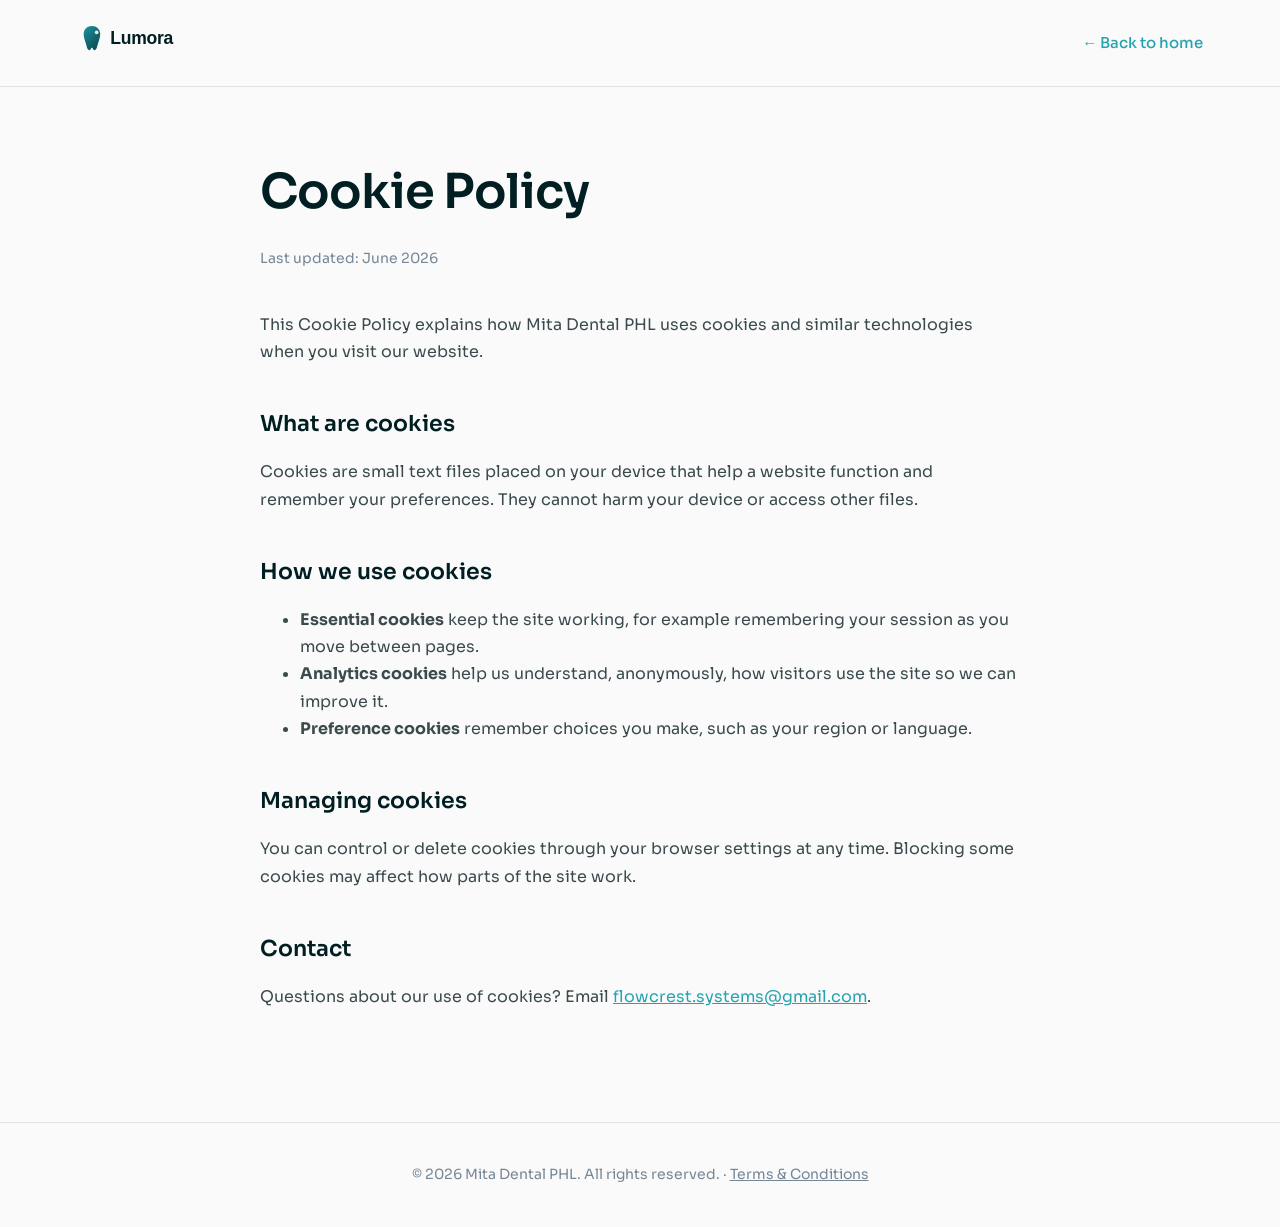
<file: cookies.html>
<!DOCTYPE html>
<html lang="en">
<head>
    <meta charset="utf-8"/>
    <title>Cookie Policy | Mita Dental PHL</title>
    <meta content="How Mita Dental PHL uses cookies." name="description"/>
    <meta content="width=device-width, initial-scale=1" name="viewport"/>
    <link href="https://fonts.googleapis.com" rel="preconnect"/>
    <link href="https://fonts.gstatic.com" rel="preconnect" crossorigin/>
    <link href="https://fonts.googleapis.com/css2?family=Sora:wght@300;400;500;600;700&display=swap" rel="stylesheet"/>
    <link href="assets/img/favicon.svg" rel="shortcut icon" type="image/svg+xml"/>
    <link href="assets/img/webclip.png" rel="apple-touch-icon"/>
    <style>
        body{margin:0;background:#fafafa;color:#011f23;font-family:Sora,'Helvetica Neue',Arial,sans-serif;line-height:1.7;-webkit-font-smoothing:antialiased;}
        .legal-nav{display:flex;align-items:center;justify-content:space-between;padding:24px 6vw;border-bottom:1px solid #e2e2e2;}
        .legal-nav a.back{color:#24a3b1;text-decoration:none;font-weight:500;font-size:15px;}
        .legal-wrap{max-width:760px;margin:0 auto;padding:64px 24px 96px;}
        .legal-wrap h1{font-size:clamp(32px,5vw,48px);font-weight:600;letter-spacing:-1px;margin:0 0 8px;}
        .legal-wrap .updated{color:#758696;font-size:14px;margin-bottom:40px;}
        .legal-wrap h2{font-size:22px;font-weight:600;margin:40px 0 12px;}
        .legal-wrap p,.legal-wrap li{color:#3a4a4d;font-size:16px;}
        .legal-wrap a{color:#24a3b1;}
        .legal-foot{text-align:center;padding:40px 24px;border-top:1px solid #e2e2e2;color:#758696;font-size:14px;}
    </style>
</head>
<body>
    <div class="legal-nav">
        <a href="index.html"><img src="assets/img/lumora-logo.svg" alt="Mita Dental PHL logo" height="30"/></a>
        <a class="back" href="index.html">&larr; Back to home</a>
    </div>
    <main class="legal-wrap">
<h1>Cookie Policy</h1>
<p class="updated">Last updated: June 2026</p>

<p>This Cookie Policy explains how Mita Dental PHL uses cookies and similar technologies when you visit our website.</p>
<h2>What are cookies</h2>
<p>Cookies are small text files placed on your device that help a website function and remember your preferences. They cannot harm your device or access other files.</p>
<h2>How we use cookies</h2>
<ul>
<li><strong>Essential cookies</strong> keep the site working, for example remembering your session as you move between pages.</li>
<li><strong>Analytics cookies</strong> help us understand, anonymously, how visitors use the site so we can improve it.</li>
<li><strong>Preference cookies</strong> remember choices you make, such as your region or language.</li>
</ul>
<h2>Managing cookies</h2>
<p>You can control or delete cookies through your browser settings at any time. Blocking some cookies may affect how parts of the site work.</p>
<h2>Contact</h2>
<p>Questions about our use of cookies? Email <a href="mailto:flowcrest.systems@gmail.com">flowcrest.systems@gmail.com</a>.</p>

</main>
    <div class="legal-foot">&copy; 2026 Mita Dental PHL. All rights reserved. &middot; <a href="terms.html" style="color:#758696;">Terms &amp; Conditions</a></div>

<script>
/* Mita Dental image guard: any failed/empty image -> on-brand gradient SVG so nothing ever looks broken. */
(function(){
  function ph(label){
    var t=(label||'Mita Dental PHL').replace(/[<>&]/g,'').slice(0,22);
    var svg='<svg xmlns="http://www.w3.org/2000/svg" width="1280" height="720" viewBox="0 0 1280 720">'
     +'<defs><linearGradient id="lg" x1="0" y1="0" x2="1280" y2="720" gradientUnits="userSpaceOnUse">'
     +'<stop offset="0" stop-color="#24a3b1"/><stop offset="1" stop-color="#011f23"/></linearGradient></defs>'
     +'<rect width="1280" height="720" fill="url(#lg)"/>'
     +'<circle cx="640" cy="298" r="44" fill="#fff" opacity="0.9"/>'
     +'<text x="640" y="436" fill="#fff" font-family="Sora,Arial" font-size="40" font-weight="600" text-anchor="middle" opacity="0.92">'+t+'</text></svg>';
    return 'data:image/svg+xml;utf8,'+encodeURIComponent(svg);
  }
  function bind(im){
    im.addEventListener('error',function(){ if(im.dataset.fbk)return; im.dataset.fbk='1'; im.src=ph(im.alt); });
    if(im.complete && im.naturalWidth===0 && !im.dataset.fbk){ im.dataset.fbk='1'; im.src=ph(im.alt); }
  }
  document.querySelectorAll('img').forEach(bind);
})();
</script>
</body>
</html>
</file>
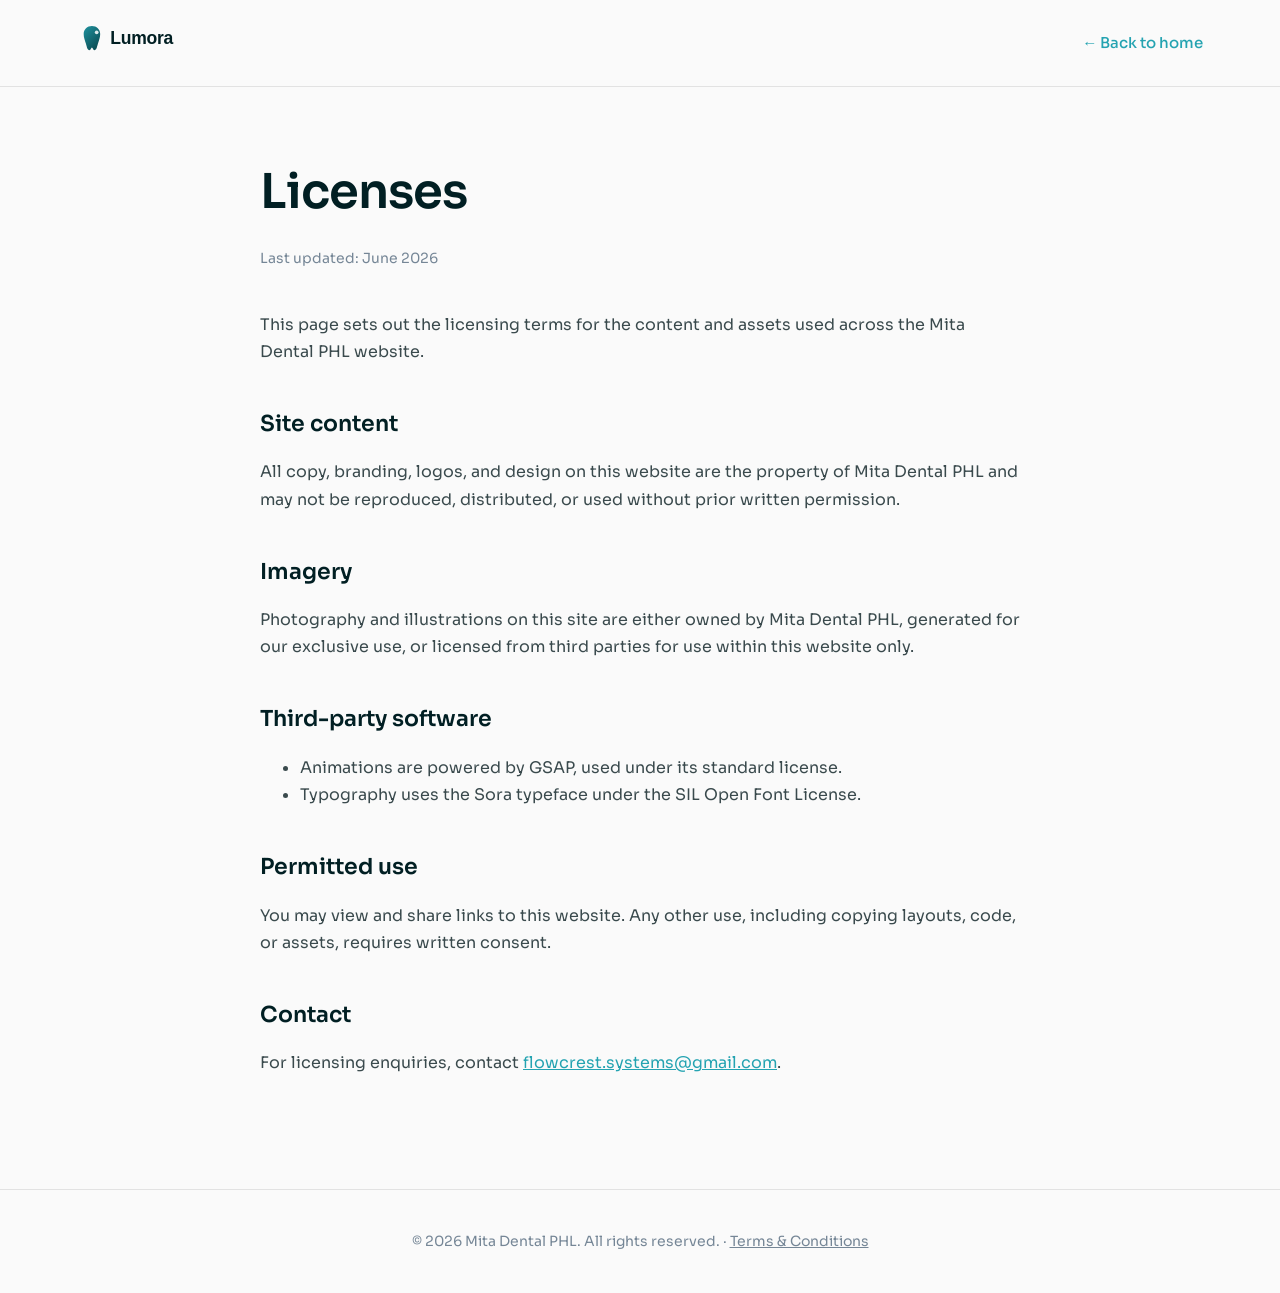
<file: licenses.html>
<!DOCTYPE html>
<html lang="en">
<head>
    <meta charset="utf-8"/>
    <title>Licenses | Mita Dental PHL</title>
    <meta content="Licensing terms for Mita Dental PHL site content and assets." name="description"/>
    <meta content="width=device-width, initial-scale=1" name="viewport"/>
    <link href="https://fonts.googleapis.com" rel="preconnect"/>
    <link href="https://fonts.gstatic.com" rel="preconnect" crossorigin/>
    <link href="https://fonts.googleapis.com/css2?family=Sora:wght@300;400;500;600;700&display=swap" rel="stylesheet"/>
    <link href="assets/img/favicon.svg" rel="shortcut icon" type="image/svg+xml"/>
    <link href="assets/img/webclip.png" rel="apple-touch-icon"/>
    <style>
        body{margin:0;background:#fafafa;color:#011f23;font-family:Sora,'Helvetica Neue',Arial,sans-serif;line-height:1.7;-webkit-font-smoothing:antialiased;}
        .legal-nav{display:flex;align-items:center;justify-content:space-between;padding:24px 6vw;border-bottom:1px solid #e2e2e2;}
        .legal-nav a.back{color:#24a3b1;text-decoration:none;font-weight:500;font-size:15px;}
        .legal-wrap{max-width:760px;margin:0 auto;padding:64px 24px 96px;}
        .legal-wrap h1{font-size:clamp(32px,5vw,48px);font-weight:600;letter-spacing:-1px;margin:0 0 8px;}
        .legal-wrap .updated{color:#758696;font-size:14px;margin-bottom:40px;}
        .legal-wrap h2{font-size:22px;font-weight:600;margin:40px 0 12px;}
        .legal-wrap p,.legal-wrap li{color:#3a4a4d;font-size:16px;}
        .legal-wrap a{color:#24a3b1;}
        .legal-foot{text-align:center;padding:40px 24px;border-top:1px solid #e2e2e2;color:#758696;font-size:14px;}
    </style>
</head>
<body>
    <div class="legal-nav">
        <a href="index.html"><img src="assets/img/lumora-logo.svg" alt="Mita Dental PHL logo" height="30"/></a>
        <a class="back" href="index.html">&larr; Back to home</a>
    </div>
    <main class="legal-wrap">
<h1>Licenses</h1>
<p class="updated">Last updated: June 2026</p>

<p>This page sets out the licensing terms for the content and assets used across the Mita Dental PHL website.</p>
<h2>Site content</h2>
<p>All copy, branding, logos, and design on this website are the property of Mita Dental PHL and may not be reproduced, distributed, or used without prior written permission.</p>
<h2>Imagery</h2>
<p>Photography and illustrations on this site are either owned by Mita Dental PHL, generated for our exclusive use, or licensed from third parties for use within this website only.</p>
<h2>Third-party software</h2>
<ul>
<li>Animations are powered by GSAP, used under its standard license.</li>
<li>Typography uses the Sora typeface under the SIL Open Font License.</li>
</ul>
<h2>Permitted use</h2>
<p>You may view and share links to this website. Any other use, including copying layouts, code, or assets, requires written consent.</p>
<h2>Contact</h2>
<p>For licensing enquiries, contact <a href="mailto:flowcrest.systems@gmail.com">flowcrest.systems@gmail.com</a>.</p>

</main>
    <div class="legal-foot">&copy; 2026 Mita Dental PHL. All rights reserved. &middot; <a href="terms.html" style="color:#758696;">Terms &amp; Conditions</a></div>

<script>
/* Mita Dental image guard: any failed/empty image -> on-brand gradient SVG so nothing ever looks broken. */
(function(){
  function ph(label){
    var t=(label||'Mita Dental PHL').replace(/[<>&]/g,'').slice(0,22);
    var svg='<svg xmlns="http://www.w3.org/2000/svg" width="1280" height="720" viewBox="0 0 1280 720">'
     +'<defs><linearGradient id="lg" x1="0" y1="0" x2="1280" y2="720" gradientUnits="userSpaceOnUse">'
     +'<stop offset="0" stop-color="#24a3b1"/><stop offset="1" stop-color="#011f23"/></linearGradient></defs>'
     +'<rect width="1280" height="720" fill="url(#lg)"/>'
     +'<circle cx="640" cy="298" r="44" fill="#fff" opacity="0.9"/>'
     +'<text x="640" y="436" fill="#fff" font-family="Sora,Arial" font-size="40" font-weight="600" text-anchor="middle" opacity="0.92">'+t+'</text></svg>';
    return 'data:image/svg+xml;utf8,'+encodeURIComponent(svg);
  }
  function bind(im){
    im.addEventListener('error',function(){ if(im.dataset.fbk)return; im.dataset.fbk='1'; im.src=ph(im.alt); });
    if(im.complete && im.naturalWidth===0 && !im.dataset.fbk){ im.dataset.fbk='1'; im.src=ph(im.alt); }
  }
  document.querySelectorAll('img').forEach(bind);
})();
</script>
</body>
</html>
</file>
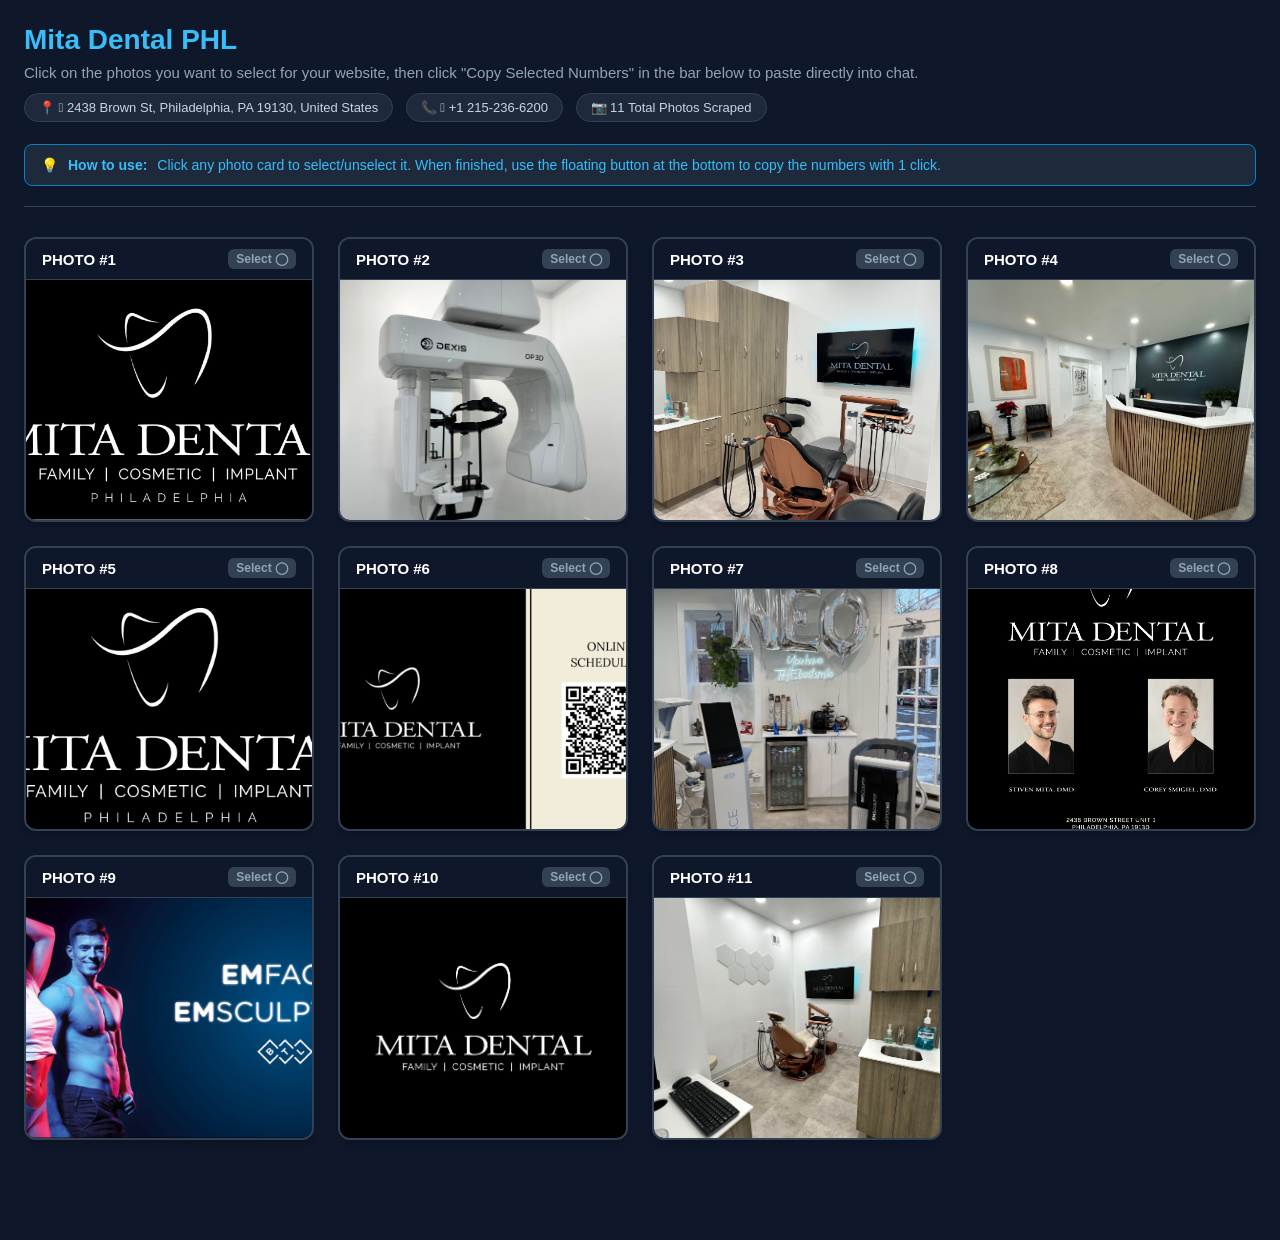
<file: photo-preview.html>
<!DOCTYPE html>
<html lang="en">
<head>
    <meta charset="UTF-8">
    <meta name="viewport" content="width=device-width, initial-scale=1.0">
    <title>Photo Selection Preview - Mita Dental PHL</title>
    <style>
        * { box-sizing: border-box; }
        body {
            font-family: -apple-system, BlinkMacSystemFont, 'Segoe UI', Roboto, Helvetica, Arial, sans-serif;
            background: #0f172a;
            color: #f8fafc;
            margin: 0;
            padding: 24px 24px 100px 24px;
        }
        .header {
            max-width: 1300px;
            margin: 0 auto 30px auto;
            border-bottom: 1px solid #334155;
            padding-bottom: 20px;
        }
        h1 {
            font-size: 28px;
            margin: 0 0 8px 0;
            color: #38bdf8;
        }
        p.subtitle {
            color: #94a3b8;
            font-size: 15px;
            margin: 0 0 12px 0;
        }
        .info-badge {
            display: inline-block;
            background: #1e293b;
            border: 1px solid #334155;
            padding: 6px 14px;
            border-radius: 9999px;
            font-size: 13px;
            color: #cbd5e1;
            margin-right: 8px;
            margin-bottom: 8px;
        }
        .instructions-box {
            background: #1e293b;
            border: 1px solid #0284c7;
            border-radius: 8px;
            padding: 12px 16px;
            margin-top: 14px;
            font-size: 14px;
            color: #38bdf8;
            display: flex;
            align-items: center;
            gap: 10px;
        }
        .grid {
            display: grid;
            grid-template-columns: repeat(auto-fill, minmax(280px, 1fr));
            gap: 24px;
            max-width: 1300px;
            margin: 0 auto;
        }
        .card {
            background: #1e293b;
            border: 2px solid #334155;
            border-radius: 12px;
            overflow: hidden;
            box-shadow: 0 4px 6px -1px rgba(0, 0, 0, 0.2);
            transition: all 0.2s ease;
            display: flex;
            flex-direction: column;
            cursor: pointer;
            user-select: none;
            position: relative;
        }
        .card:hover {
            transform: translateY(-4px);
            border-color: #38bdf8;
        }
        .card.selected {
            border-color: #38bdf8 !important;
            box-shadow: 0 0 0 3px rgba(56, 189, 248, 0.4), 0 12px 24px rgba(0, 0, 0, 0.4) !important;
            transform: translateY(-4px);
        }
        .badge {
            background: #0f172a;
            color: white;
            font-weight: 700;
            font-size: 15px;
            padding: 10px 16px;
            display: flex;
            justify-content: space-between;
            align-items: center;
            border-bottom: 1px solid #334155;
            transition: background 0.2s ease;
        }
        .card.selected .badge {
            background: #0284c7;
        }
        .select-tag {
            font-size: 12px;
            font-weight: 600;
            padding: 3px 8px;
            border-radius: 6px;
            background: #334155;
            color: #94a3b8;
            transition: all 0.2s ease;
        }
        .card.selected .select-tag {
            background: #ffffff;
            color: #0284c7;
            font-weight: 700;
        }
        .img-container {
            width: 100%;
            height: 240px;
            background: #020617;
            display: flex;
            align-items: center;
            justify-content: center;
            overflow: hidden;
        }
        .img-container img {
            width: 100%;
            height: 100%;
            object-fit: cover;
        }
        /* Sticky Floating Bar */
        .floating-bar {
            position: fixed;
            bottom: 24px;
            left: 50%;
            transform: translateX(-50%);
            background: #0f172a;
            border: 2px solid #38bdf8;
            border-radius: 9999px;
            padding: 10px 24px;
            box-shadow: 0 16px 36px rgba(0, 0, 0, 0.6), 0 0 20px rgba(56, 189, 248, 0.25);
            display: none;
            align-items: center;
            gap: 16px;
            z-index: 9999;
            backdrop-filter: blur(8px);
            animation: slideUp 0.25s ease-out;
            max-width: 90vw;
        }
        @keyframes slideUp {
            from { opacity: 0; transform: translate(-50%, 20px); }
            to { opacity: 1; transform: translate(-50%, 0); }
        }
        .bar-info {
            display: flex;
            align-items: center;
            gap: 8px;
            font-size: 14px;
            font-weight: 600;
            color: #f8fafc;
            white-space: nowrap;
        }
        .bar-count {
            background: #0284c7;
            color: #fff;
            padding: 3px 10px;
            border-radius: 9999px;
            font-size: 13px;
            font-weight: 700;
        }
        .bar-list {
            color: #94a3b8;
            max-width: 260px;
            overflow: hidden;
            text-overflow: ellipsis;
            white-space: nowrap;
            font-size: 13px;
        }
        .copy-btn {
            background: #38bdf8;
            color: #0f172a;
            border: none;
            border-radius: 9999px;
            padding: 8px 18px;
            font-weight: 700;
            font-size: 14px;
            cursor: pointer;
            transition: all 0.2s ease;
            display: flex;
            align-items: center;
            gap: 6px;
            white-space: nowrap;
        }
        .copy-btn:hover {
            background: #7dd3fc;
            transform: scale(1.02);
        }
        .clear-btn {
            background: transparent;
            border: 1px solid #475569;
            color: #94a3b8;
            border-radius: 9999px;
            padding: 7px 14px;
            font-size: 13px;
            font-weight: 600;
            cursor: pointer;
            transition: all 0.2s ease;
        }
        .clear-btn:hover {
            background: #1e293b;
            color: #f8fafc;
            border-color: #64748b;
        }
    </style>
</head>
<body>
    <div class="header">
        <h1>Mita Dental PHL</h1>
        <p class="subtitle">Click on the photos you want to select for your website, then click "Copy Selected Numbers" in the bar below to paste directly into chat.</p>
        <div>
            <span class="info-badge">📍  2438 Brown St, Philadelphia, PA 19130, United States</span>
            <span class="info-badge">📞  +1 215-236-6200</span>
            <span class="info-badge">📷 11 Total Photos Scraped</span>
        </div>
        <div class="instructions-box">
            💡 <strong>How to use:</strong> Click any photo card to select/unselect it. When finished, use the floating button at the bottom to copy the numbers with 1 click.
        </div>
    </div>
    <div class="grid">
        <div class="card" id="card-1" onclick="togglePhoto(1)">
            <div class="badge">
                <span>PHOTO #1</span>
                <span class="select-tag" id="tag-1">Select ◯</span>
            </div>
            <div class="img-container">
                <img src="all_photos/photo_1.jpg" alt="Photo #1" loading="lazy">
            </div>
        </div>
        <div class="card" id="card-2" onclick="togglePhoto(2)">
            <div class="badge">
                <span>PHOTO #2</span>
                <span class="select-tag" id="tag-2">Select ◯</span>
            </div>
            <div class="img-container">
                <img src="all_photos/photo_2.jpg" alt="Photo #2" loading="lazy">
            </div>
        </div>
        <div class="card" id="card-3" onclick="togglePhoto(3)">
            <div class="badge">
                <span>PHOTO #3</span>
                <span class="select-tag" id="tag-3">Select ◯</span>
            </div>
            <div class="img-container">
                <img src="all_photos/photo_3.jpg" alt="Photo #3" loading="lazy">
            </div>
        </div>
        <div class="card" id="card-4" onclick="togglePhoto(4)">
            <div class="badge">
                <span>PHOTO #4</span>
                <span class="select-tag" id="tag-4">Select ◯</span>
            </div>
            <div class="img-container">
                <img src="all_photos/photo_4.jpg" alt="Photo #4" loading="lazy">
            </div>
        </div>
        <div class="card" id="card-5" onclick="togglePhoto(5)">
            <div class="badge">
                <span>PHOTO #5</span>
                <span class="select-tag" id="tag-5">Select ◯</span>
            </div>
            <div class="img-container">
                <img src="all_photos/photo_5.jpg" alt="Photo #5" loading="lazy">
            </div>
        </div>
        <div class="card" id="card-6" onclick="togglePhoto(6)">
            <div class="badge">
                <span>PHOTO #6</span>
                <span class="select-tag" id="tag-6">Select ◯</span>
            </div>
            <div class="img-container">
                <img src="all_photos/photo_6.jpg" alt="Photo #6" loading="lazy">
            </div>
        </div>
        <div class="card" id="card-7" onclick="togglePhoto(7)">
            <div class="badge">
                <span>PHOTO #7</span>
                <span class="select-tag" id="tag-7">Select ◯</span>
            </div>
            <div class="img-container">
                <img src="all_photos/photo_7.jpg" alt="Photo #7" loading="lazy">
            </div>
        </div>
        <div class="card" id="card-8" onclick="togglePhoto(8)">
            <div class="badge">
                <span>PHOTO #8</span>
                <span class="select-tag" id="tag-8">Select ◯</span>
            </div>
            <div class="img-container">
                <img src="all_photos/photo_8.jpg" alt="Photo #8" loading="lazy">
            </div>
        </div>
        <div class="card" id="card-9" onclick="togglePhoto(9)">
            <div class="badge">
                <span>PHOTO #9</span>
                <span class="select-tag" id="tag-9">Select ◯</span>
            </div>
            <div class="img-container">
                <img src="all_photos/photo_9.jpg" alt="Photo #9" loading="lazy">
            </div>
        </div>
        <div class="card" id="card-10" onclick="togglePhoto(10)">
            <div class="badge">
                <span>PHOTO #10</span>
                <span class="select-tag" id="tag-10">Select ◯</span>
            </div>
            <div class="img-container">
                <img src="all_photos/photo_10.jpg" alt="Photo #10" loading="lazy">
            </div>
        </div>
        <div class="card" id="card-11" onclick="togglePhoto(11)">
            <div class="badge">
                <span>PHOTO #11</span>
                <span class="select-tag" id="tag-11">Select ◯</span>
            </div>
            <div class="img-container">
                <img src="all_photos/photo_11.jpg" alt="Photo #11" loading="lazy">
            </div>
        </div>
    </div>

    <!-- Floating Copy Bar -->
    <div class="floating-bar" id="floating-bar">
        <div class="bar-info">
            <span class="bar-count" id="bar-count">0</span>
            <span>Selected:</span>
            <span class="bar-list" id="bar-list">none</span>
        </div>
        <button class="copy-btn" id="copy-btn" onclick="copySelection()">
            📋 Copy Selected Numbers
        </button>
        <button class="clear-btn" onclick="clearSelection()">Clear</button>
    </div>

    <script>
        const selected = new Set();

        function togglePhoto(id) {
            const card = document.getElementById('card-' + id);
            const tag = document.getElementById('tag-' + id);
            if (selected.has(id)) {
                selected.delete(id);
                card.classList.remove('selected');
                tag.textContent = 'Select ◯';
            } else {
                selected.add(id);
                card.classList.add('selected');
                tag.textContent = '✓ Selected';
            }
            updateBar();
        }

        function updateBar() {
            const bar = document.getElementById('floating-bar');
            const countElem = document.getElementById('bar-count');
            const listElem = document.getElementById('bar-list');
            const sorted = Array.from(selected).sort((a, b) => a - b);

            if (sorted.length > 0) {
                bar.style.display = 'flex';
                countElem.textContent = sorted.length;
                listElem.textContent = sorted.map(n => '#' + n).join(', ');
            } else {
                bar.style.display = 'none';
            }
        }

        function copySelection() {
            const sorted = Array.from(selected).sort((a, b) => a - b);
            if (sorted.length === 0) return;
            const text = 'Use photos ' + sorted.join(', ');
            navigator.clipboard.writeText(text).then(() => {
                const btn = document.getElementById('copy-btn');
                const origHtml = btn.innerHTML;
                btn.innerHTML = '✓ Copied to Clipboard!';
                btn.style.background = '#10b981';
                btn.style.color = '#ffffff';
                setTimeout(() => {
                    btn.innerHTML = origHtml;
                    btn.style.background = '#38bdf8';
                    btn.style.color = '#0f172a';
                }, 2000);
            }).catch(err => {
                prompt('Copy the photo numbers below:', 'Use photos ' + sorted.join(', '));
            });
        }

        function clearSelection() {
            selected.forEach(id => {
                const card = document.getElementById('card-' + id);
                const tag = document.getElementById('tag-' + id);
                if (card) card.classList.remove('selected');
                if (tag) tag.textContent = 'Select ◯';
            });
            selected.clear();
            updateBar();
        }
    </script>
</body>
</html>
</file>
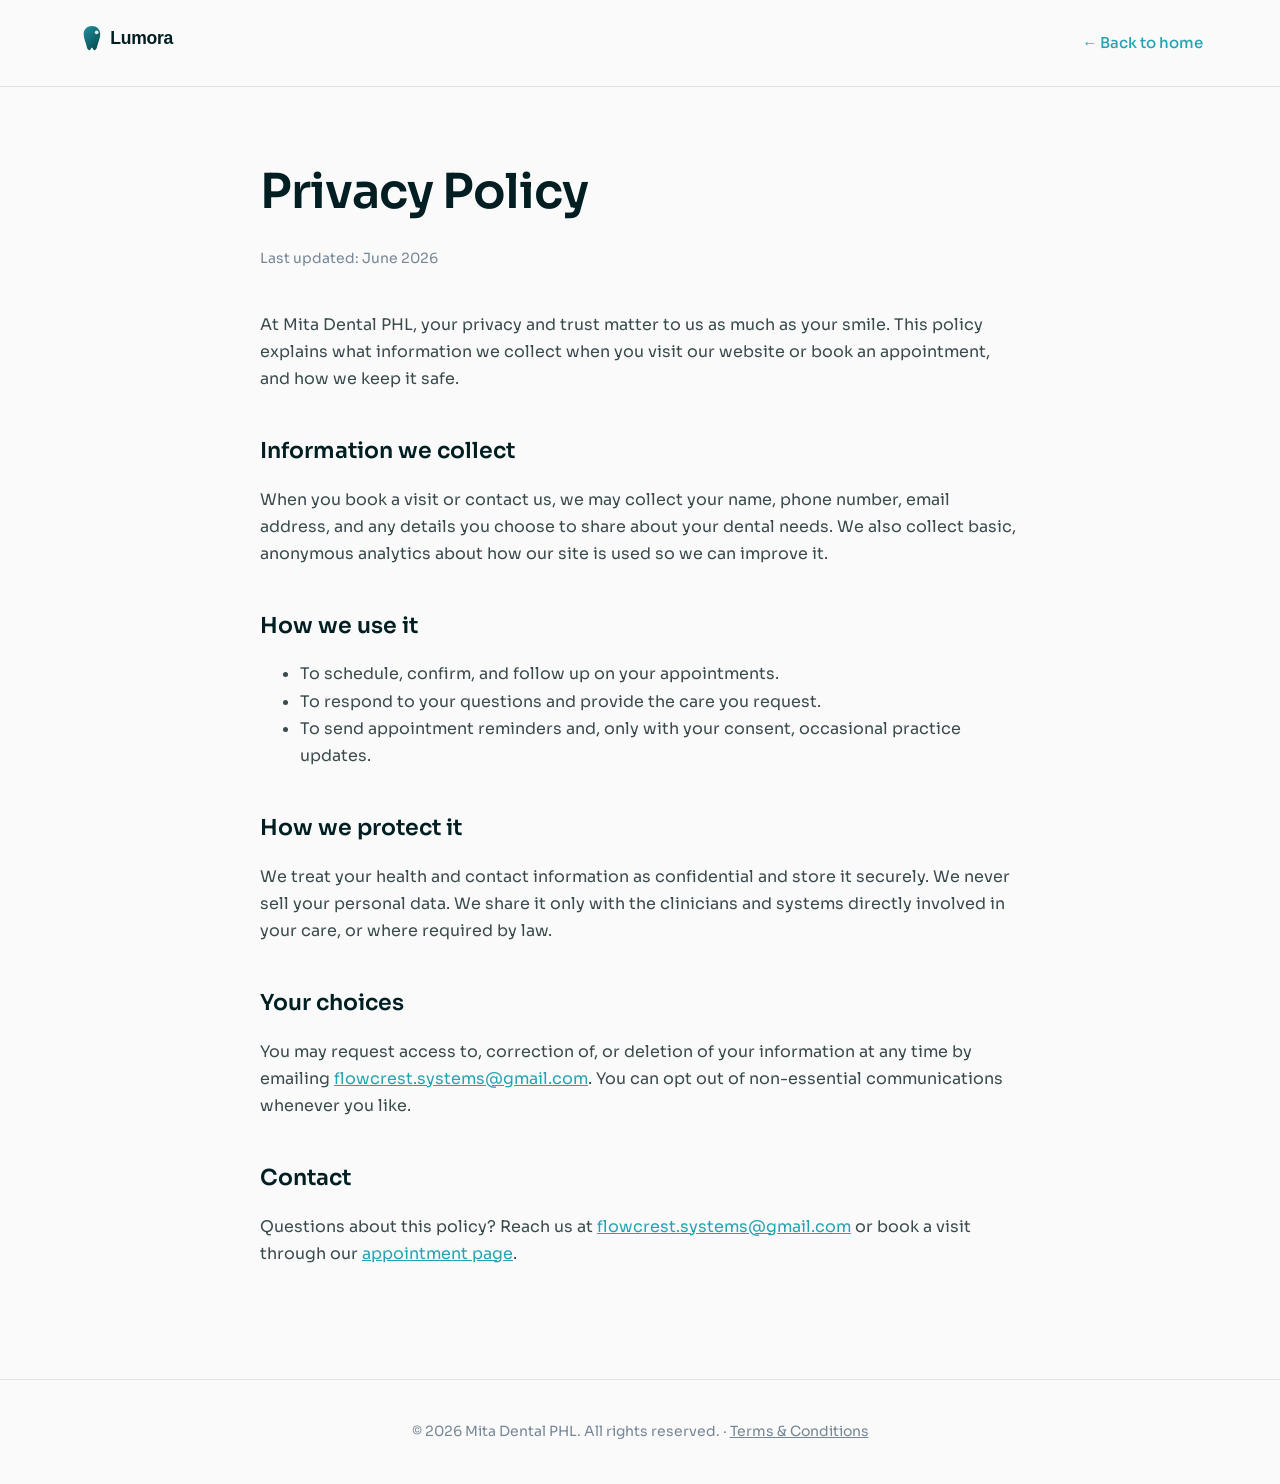
<file: privacy.html>
<!DOCTYPE html>
<html lang="en">
<head>
    <meta charset="utf-8"/>
    <title>Privacy Policy | Mita Dental PHL</title>
    <meta content="How Mita Dental PHL collects, uses, and protects your information." name="description"/>
    <meta content="width=device-width, initial-scale=1" name="viewport"/>
    <link href="https://fonts.googleapis.com" rel="preconnect"/>
    <link href="https://fonts.gstatic.com" rel="preconnect" crossorigin/>
    <link href="https://fonts.googleapis.com/css2?family=Sora:wght@300;400;500;600;700&display=swap" rel="stylesheet"/>
    <link href="assets/img/favicon.svg" rel="shortcut icon" type="image/svg+xml"/>
    <link href="assets/img/webclip.png" rel="apple-touch-icon"/>
    <style>
        body{margin:0;background:#fafafa;color:#011f23;font-family:Sora,'Helvetica Neue',Arial,sans-serif;line-height:1.7;-webkit-font-smoothing:antialiased;}
        .legal-nav{display:flex;align-items:center;justify-content:space-between;padding:24px 6vw;border-bottom:1px solid #e2e2e2;}
        .legal-nav a.back{color:#24a3b1;text-decoration:none;font-weight:500;font-size:15px;}
        .legal-wrap{max-width:760px;margin:0 auto;padding:64px 24px 96px;}
        .legal-wrap h1{font-size:clamp(32px,5vw,48px);font-weight:600;letter-spacing:-1px;margin:0 0 8px;}
        .legal-wrap .updated{color:#758696;font-size:14px;margin-bottom:40px;}
        .legal-wrap h2{font-size:22px;font-weight:600;margin:40px 0 12px;}
        .legal-wrap p,.legal-wrap li{color:#3a4a4d;font-size:16px;}
        .legal-wrap a{color:#24a3b1;}
        .legal-foot{text-align:center;padding:40px 24px;border-top:1px solid #e2e2e2;color:#758696;font-size:14px;}
    </style>
</head>
<body>
    <div class="legal-nav">
        <a href="index.html"><img src="assets/img/lumora-logo.svg" alt="Mita Dental PHL logo" height="30"/></a>
        <a class="back" href="index.html">&larr; Back to home</a>
    </div>
    <main class="legal-wrap">
        <h1>Privacy Policy</h1>
        <p class="updated">Last updated: June 2026</p>
        <p>At Mita Dental PHL, your privacy and trust matter to us as much as your smile. This policy explains what information we collect when you visit our website or book an appointment, and how we keep it safe.</p>
        <h2>Information we collect</h2>
        <p>When you book a visit or contact us, we may collect your name, phone number, email address, and any details you choose to share about your dental needs. We also collect basic, anonymous analytics about how our site is used so we can improve it.</p>
        <h2>How we use it</h2>
        <ul>
            <li>To schedule, confirm, and follow up on your appointments.</li>
            <li>To respond to your questions and provide the care you request.</li>
            <li>To send appointment reminders and, only with your consent, occasional practice updates.</li>
        </ul>
        <h2>How we protect it</h2>
        <p>We treat your health and contact information as confidential and store it securely. We never sell your personal data. We share it only with the clinicians and systems directly involved in your care, or where required by law.</p>
        <h2>Your choices</h2>
        <p>You may request access to, correction of, or deletion of your information at any time by emailing <a href="mailto:flowcrest.systems@gmail.com">flowcrest.systems@gmail.com</a>. You can opt out of non-essential communications whenever you like.</p>
        <h2>Contact</h2>
        <p>Questions about this policy? Reach us at <a href="mailto:flowcrest.systems@gmail.com">flowcrest.systems@gmail.com</a> or book a visit through our <a href="https://wa.me/12152366200?text=Hello%20Mita%20Dental%20PHL,%20I%20would%20like%20to%20schedule%20an%20appointment">appointment page</a>.</p>
    </main>
    <div class="legal-foot">&copy; 2026 Mita Dental PHL. All rights reserved. &middot; <a href="terms.html" style="color:#758696;">Terms &amp; Conditions</a></div>

<script>
/* Mita Dental image guard: any failed/empty image -> on-brand gradient SVG so nothing ever looks broken. */
(function(){
  function ph(label){
    var t=(label||'Mita Dental PHL').replace(/[<>&]/g,'').slice(0,22);
    var svg='<svg xmlns="http://www.w3.org/2000/svg" width="1280" height="720" viewBox="0 0 1280 720">'
     +'<defs><linearGradient id="lg" x1="0" y1="0" x2="1280" y2="720" gradientUnits="userSpaceOnUse">'
     +'<stop offset="0" stop-color="#24a3b1"/><stop offset="1" stop-color="#011f23"/></linearGradient></defs>'
     +'<rect width="1280" height="720" fill="url(#lg)"/>'
     +'<circle cx="640" cy="298" r="44" fill="#fff" opacity="0.9"/>'
     +'<text x="640" y="436" fill="#fff" font-family="Sora,Arial" font-size="40" font-weight="600" text-anchor="middle" opacity="0.92">'+t+'</text></svg>';
    return 'data:image/svg+xml;utf8,'+encodeURIComponent(svg);
  }
  function bind(im){
    im.addEventListener('error',function(){ if(im.dataset.fbk)return; im.dataset.fbk='1'; im.src=ph(im.alt); });
    if(im.complete && im.naturalWidth===0 && !im.dataset.fbk){ im.dataset.fbk='1'; im.src=ph(im.alt); }
  }
  document.querySelectorAll('img').forEach(bind);
})();
</script>
</body>
</html>
</file>
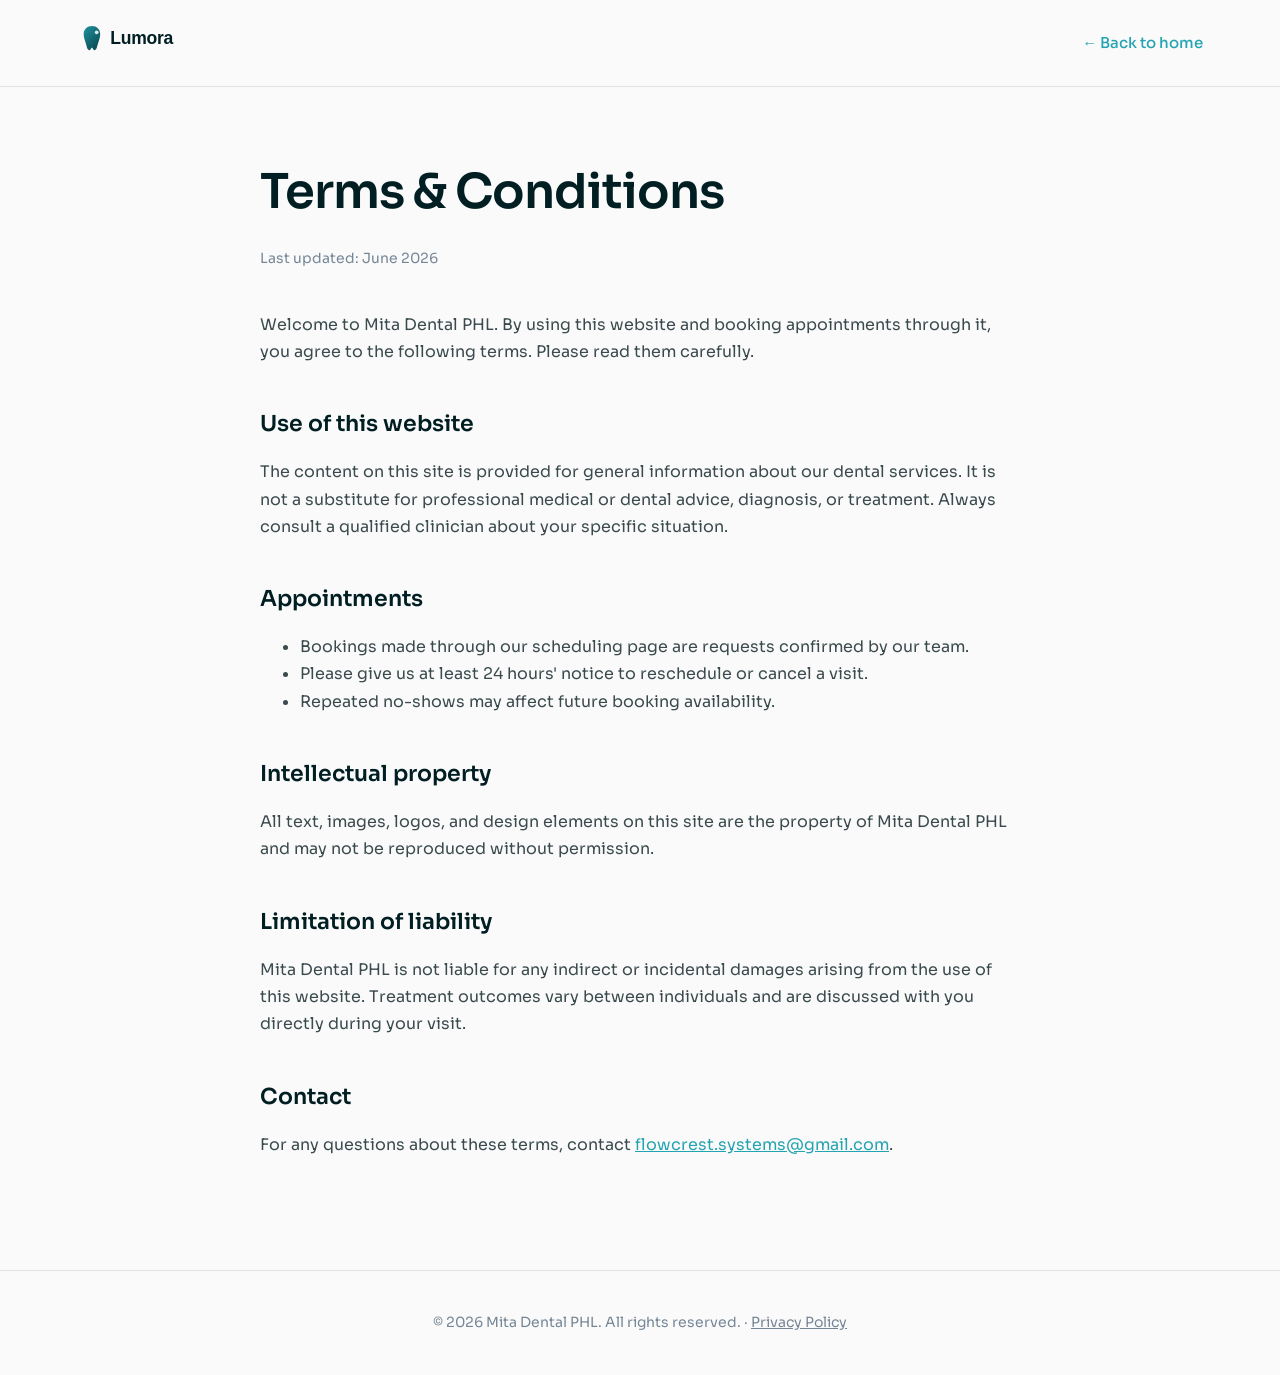
<file: terms.html>
<!DOCTYPE html>
<html lang="en">
<head>
    <meta charset="utf-8"/>
    <title>Terms &amp; Conditions | Mita Dental PHL</title>
    <meta content="The terms that apply when you use the Mita Dental PHL website and services." name="description"/>
    <meta content="width=device-width, initial-scale=1" name="viewport"/>
    <link href="https://fonts.googleapis.com" rel="preconnect"/>
    <link href="https://fonts.gstatic.com" rel="preconnect" crossorigin/>
    <link href="https://fonts.googleapis.com/css2?family=Sora:wght@300;400;500;600;700&display=swap" rel="stylesheet"/>
    <link href="assets/img/favicon.svg" rel="shortcut icon" type="image/svg+xml"/>
    <link href="assets/img/webclip.png" rel="apple-touch-icon"/>
    <style>
        body{margin:0;background:#fafafa;color:#011f23;font-family:Sora,'Helvetica Neue',Arial,sans-serif;line-height:1.7;-webkit-font-smoothing:antialiased;}
        .legal-nav{display:flex;align-items:center;justify-content:space-between;padding:24px 6vw;border-bottom:1px solid #e2e2e2;}
        .legal-nav a.back{color:#24a3b1;text-decoration:none;font-weight:500;font-size:15px;}
        .legal-wrap{max-width:760px;margin:0 auto;padding:64px 24px 96px;}
        .legal-wrap h1{font-size:clamp(32px,5vw,48px);font-weight:600;letter-spacing:-1px;margin:0 0 8px;}
        .legal-wrap .updated{color:#758696;font-size:14px;margin-bottom:40px;}
        .legal-wrap h2{font-size:22px;font-weight:600;margin:40px 0 12px;}
        .legal-wrap p,.legal-wrap li{color:#3a4a4d;font-size:16px;}
        .legal-wrap a{color:#24a3b1;}
        .legal-foot{text-align:center;padding:40px 24px;border-top:1px solid #e2e2e2;color:#758696;font-size:14px;}
    </style>
</head>
<body>
    <div class="legal-nav">
        <a href="index.html"><img src="assets/img/lumora-logo.svg" alt="Mita Dental PHL logo" height="30"/></a>
        <a class="back" href="index.html">&larr; Back to home</a>
    </div>
    <main class="legal-wrap">
        <h1>Terms &amp; Conditions</h1>
        <p class="updated">Last updated: June 2026</p>
        <p>Welcome to Mita Dental PHL. By using this website and booking appointments through it, you agree to the following terms. Please read them carefully.</p>
        <h2>Use of this website</h2>
        <p>The content on this site is provided for general information about our dental services. It is not a substitute for professional medical or dental advice, diagnosis, or treatment. Always consult a qualified clinician about your specific situation.</p>
        <h2>Appointments</h2>
        <ul>
            <li>Bookings made through our scheduling page are requests confirmed by our team.</li>
            <li>Please give us at least 24 hours' notice to reschedule or cancel a visit.</li>
            <li>Repeated no-shows may affect future booking availability.</li>
        </ul>
        <h2>Intellectual property</h2>
        <p>All text, images, logos, and design elements on this site are the property of Mita Dental PHL and may not be reproduced without permission.</p>
        <h2>Limitation of liability</h2>
        <p>Mita Dental PHL is not liable for any indirect or incidental damages arising from the use of this website. Treatment outcomes vary between individuals and are discussed with you directly during your visit.</p>
        <h2>Contact</h2>
        <p>For any questions about these terms, contact <a href="mailto:flowcrest.systems@gmail.com">flowcrest.systems@gmail.com</a>.</p>
    </main>
    <div class="legal-foot">&copy; 2026 Mita Dental PHL. All rights reserved. &middot; <a href="privacy.html" style="color:#758696;">Privacy Policy</a></div>

<script>
/* Mita Dental image guard: any failed/empty image -> on-brand gradient SVG so nothing ever looks broken. */
(function(){
  function ph(label){
    var t=(label||'Mita Dental PHL').replace(/[<>&]/g,'').slice(0,22);
    var svg='<svg xmlns="http://www.w3.org/2000/svg" width="1280" height="720" viewBox="0 0 1280 720">'
     +'<defs><linearGradient id="lg" x1="0" y1="0" x2="1280" y2="720" gradientUnits="userSpaceOnUse">'
     +'<stop offset="0" stop-color="#24a3b1"/><stop offset="1" stop-color="#011f23"/></linearGradient></defs>'
     +'<rect width="1280" height="720" fill="url(#lg)"/>'
     +'<circle cx="640" cy="298" r="44" fill="#fff" opacity="0.9"/>'
     +'<text x="640" y="436" fill="#fff" font-family="Sora,Arial" font-size="40" font-weight="600" text-anchor="middle" opacity="0.92">'+t+'</text></svg>';
    return 'data:image/svg+xml;utf8,'+encodeURIComponent(svg);
  }
  function bind(im){
    im.addEventListener('error',function(){ if(im.dataset.fbk)return; im.dataset.fbk='1'; im.src=ph(im.alt); });
    if(im.complete && im.naturalWidth===0 && !im.dataset.fbk){ im.dataset.fbk='1'; im.src=ph(im.alt); }
  }
  document.querySelectorAll('img').forEach(bind);
})();
</script>
</body>
</html>
</file>
